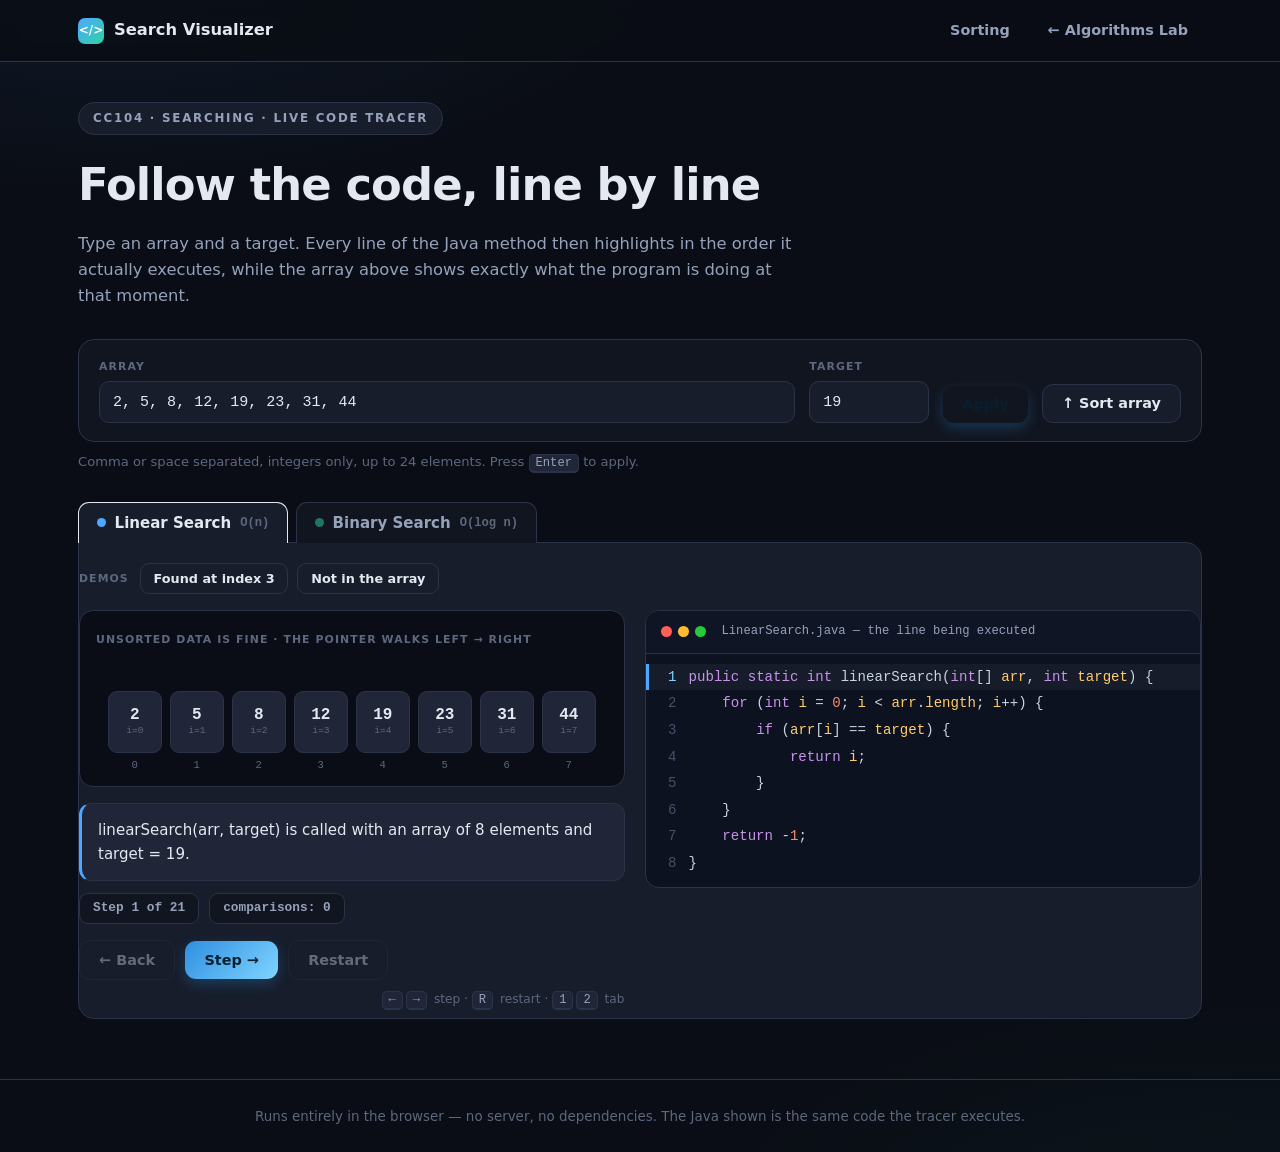
<file: index.html>
<!DOCTYPE html>
<html lang="en">
<head>
<meta charset="UTF-8">
<meta name="viewport" content="width=device-width, initial-scale=1.0">
<title>Search Visualizer — Linear &amp; Binary, line by line</title>
<link rel="stylesheet" href="styles.css">
</head>
<body>

<header class="site-head">
  <nav class="nav">
    <span class="brand"><span class="logo">&lt;/&gt;</span> Search Visualizer</span>
    <a class="navlink" href="sort.html">Sorting</a>
    <a class="navlink" href="../Searching/index.html">&larr; Algorithms Lab</a>
  </nav>
</header>

<main class="wrap">

  <section class="hero">
    <span class="eyebrow">CC104 &middot; Searching &middot; Live code tracer</span>
    <h1>Follow the code, line by line</h1>
    <p class="sub">Type an array and a target. Every line of the Java method then highlights in the order it
      actually executes, while the array above shows exactly what the program is doing at that moment.</p>
  </section>

  <!-- Shared data. Applies to whichever tab is open. -->
  <section class="settings" aria-label="Search data">
    <div class="fld grow">
      <label for="arrInput">Array</label>
      <input type="text" id="arrInput" value="2, 5, 8, 12, 19, 23, 31, 44" spellcheck="false" autocomplete="off"
             placeholder="2, 5, 8, 12, 19">
    </div>
    <div class="fld target">
      <label for="targetInput">Target</label>
      <input type="text" id="targetInput" value="19" spellcheck="false" autocomplete="off" placeholder="19">
    </div>
    <button class="btn primary" id="applyBtn">Apply</button>
    <button class="btn ghost" id="sortBtn" title="Sort the array ascending, then re-run">&uarr; Sort array</button>
  </section>
  <p class="err" id="errMsg" role="alert"></p>
  <p class="hint">Comma or space separated, integers only, up to 24 elements. Press <kbd>Enter</kbd> to apply.</p>

  <nav class="tabs" role="tablist" aria-label="Algorithm">
    <button class="tab active" id="tab-linear" role="tab" aria-selected="true" aria-controls="pane-linear" data-algo="linear">
      <span class="dot lin"></span>Linear Search <em>O(n)</em>
    </button>
    <button class="tab" id="tab-binary" role="tab" aria-selected="false" aria-controls="pane-binary" data-algo="binary">
      <span class="dot bin"></span>Binary Search <em>O(log n)</em>
    </button>
  </nav>

  <!-- ───────────────────────── Linear Search ───────────────────────── -->
  <section class="pane active" id="pane-linear" data-algo="linear" role="tabpanel" aria-labelledby="tab-linear">
    <div class="preset-row">
      <span class="lbl">Demos</span>
      <button class="btn ghost sm" data-preset="linear-found">Found at index 3</button>
      <button class="btn ghost sm" data-preset="linear-missing">Not in the array</button>
    </div>

    <div class="pane-body">
      <div class="left">
        <div class="stage">
          <span class="stage-label">Unsorted data is fine &middot; the pointer walks left &rarr; right</span>
          <div class="mk" data-role="markers"></div>
          <div class="cells" data-role="cells"></div>
          <div class="ix" data-role="indices"></div>
        </div>

        <div class="narration" data-role="narration"></div>

        <div class="progress">
          <span class="pill" data-role="stepcount">Step 0 of 0</span>
          <span class="pill" data-role="cmpcount">comparisons: 0</span>
        </div>

        <div class="controls">
          <button class="btn ghost" data-role="back">&larr; Back</button>
          <button class="btn primary" data-role="step">Step &rarr;</button>
          <button class="btn ghost" data-role="restart">Restart</button>
          <span class="keys"><kbd>&larr;</kbd><kbd>&rarr;</kbd> step &middot; <kbd>R</kbd> restart &middot; <kbd>1</kbd><kbd>2</kbd> tab</span>
        </div>
      </div>

      <div class="right">
        <div class="code">
          <div class="code-head">
            <span class="dots"><span></span><span></span><span></span></span>
            <span class="fname">LinearSearch.java &mdash; the line being executed</span>
          </div>
          <div class="code-body" data-role="code"></div>
        </div>
      </div>
    </div>
  </section>

  <!-- ───────────────────────── Binary Search ───────────────────────── -->
  <section class="pane" id="pane-binary" data-algo="binary" role="tabpanel" aria-labelledby="tab-binary" hidden>
    <div class="preset-row">
      <span class="lbl">Demos</span>
      <button class="btn ghost sm" data-preset="binary-found">Found at index 5</button>
      <button class="btn ghost sm" data-preset="binary-missing">Not in the array</button>
    </div>

    <div class="pane-body">
      <div class="left">
        <div class="stage">
          <span class="stage-label">Sorted data required &middot; the window <b>L</b>&hellip;<b>H</b> halves every step</span>
          <div class="mk" data-role="markers"></div>
          <div class="cells" data-role="cells"></div>
          <div class="ix" data-role="indices"></div>
        </div>

        <div class="narration" data-role="narration"></div>

        <div class="progress">
          <span class="pill" data-role="stepcount">Step 0 of 0</span>
          <span class="pill" data-role="cmpcount">comparisons: 0</span>
        </div>

        <div class="controls">
          <button class="btn ghost" data-role="back">&larr; Back</button>
          <button class="btn primary" data-role="step">Step &rarr;</button>
          <button class="btn ghost" data-role="restart">Restart</button>
          <span class="keys"><kbd>&larr;</kbd><kbd>&rarr;</kbd> step &middot; <kbd>R</kbd> restart &middot; <kbd>1</kbd><kbd>2</kbd> tab</span>
        </div>
      </div>

      <div class="right">
        <div class="code">
          <div class="code-head">
            <span class="dots"><span></span><span></span><span></span></span>
            <span class="fname">BinarySearch.java &mdash; the line being executed</span>
          </div>
          <div class="code-body" data-role="code"></div>
        </div>
      </div>
    </div>
  </section>

</main>

<footer>
  Runs entirely in the browser &mdash; no server, no dependencies. The Java shown is the same code the tracer executes.
</footer>

<script src="app.js"></script>
</body>
</html>
</file>
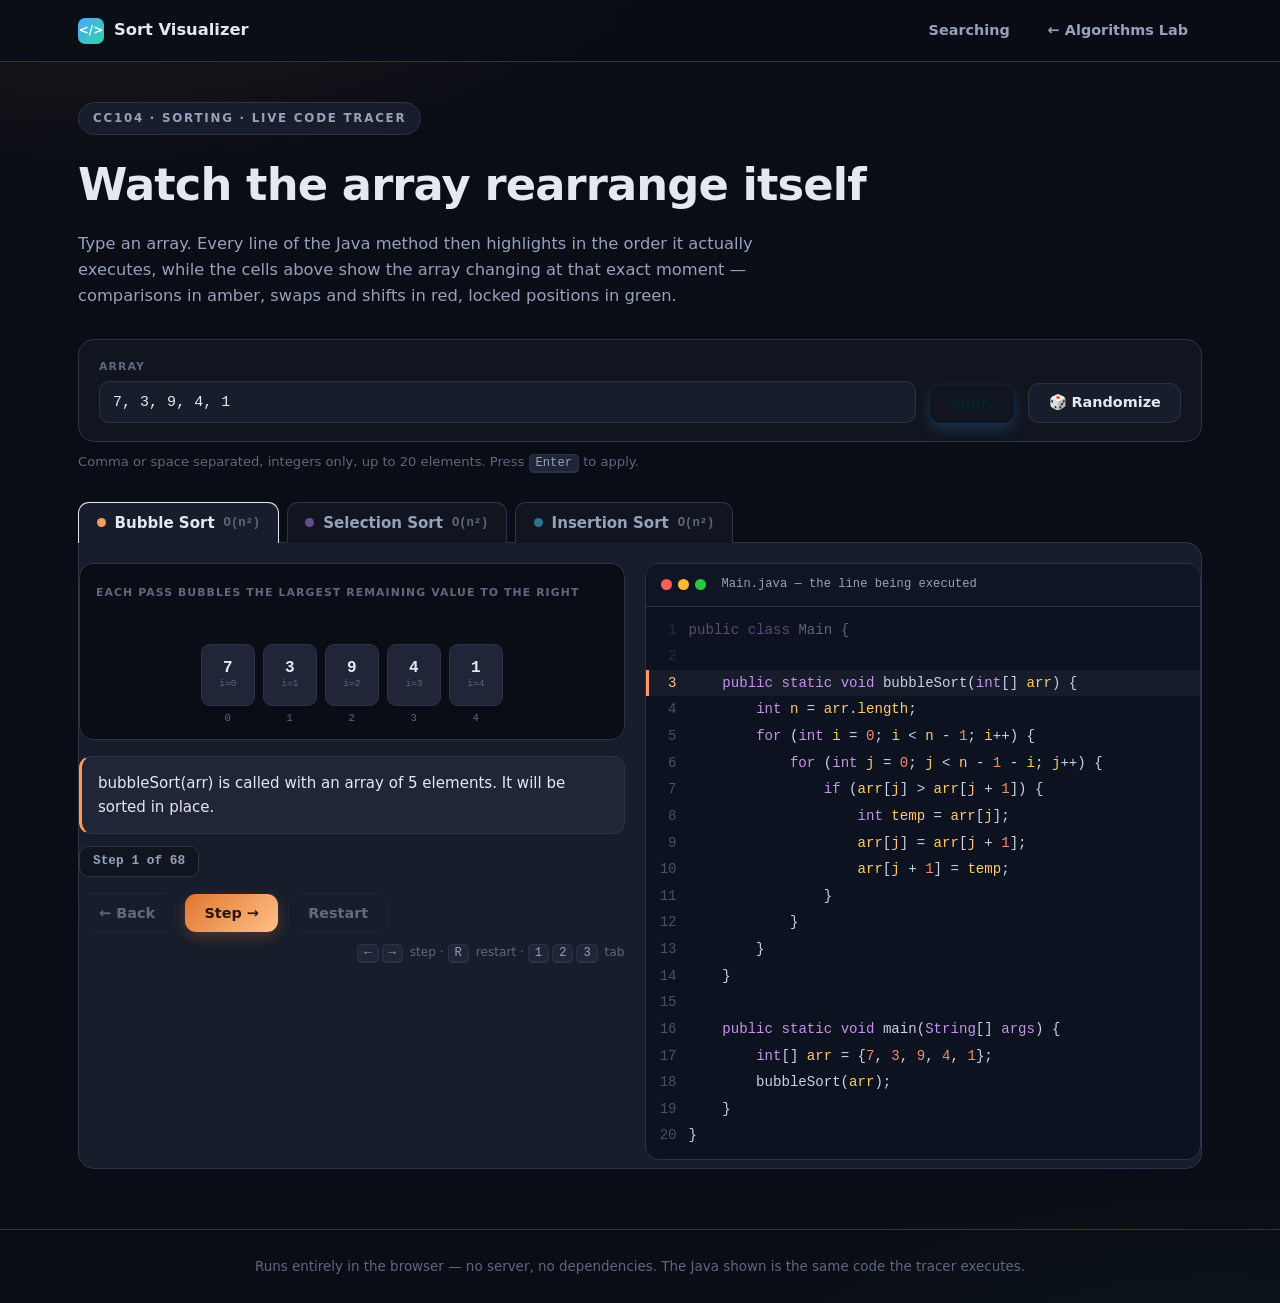
<file: sort.html>
<!DOCTYPE html>
<html lang="en">
<head>
<meta charset="UTF-8">
<meta name="viewport" content="width=device-width, initial-scale=1.0">
<title>Sort Visualizer — Bubble, Selection &amp; Insertion, line by line</title>
<link rel="stylesheet" href="styles.css">
</head>
<body>

<header class="site-head">
  <nav class="nav">
    <span class="brand"><span class="logo">&lt;/&gt;</span> Sort Visualizer</span>
    <a class="navlink" href="index.html">Searching</a>
    <a class="navlink" href="../Searching/index.html">&larr; Algorithms Lab</a>
  </nav>
</header>

<main class="wrap">

  <section class="hero">
    <span class="eyebrow">CC104 &middot; Sorting &middot; Live code tracer</span>
    <h1>Watch the array rearrange itself</h1>
    <p class="sub">Type an array. Every line of the Java method then highlights in the order it actually
      executes, while the cells above show the array changing at that exact moment — comparisons in amber,
      swaps and shifts in red, locked positions in green.</p>
  </section>

  <!-- Shared data. Applies to whichever tab is open. -->
  <section class="settings" aria-label="Array to sort">
    <div class="fld grow">
      <label for="arrInput">Array</label>
      <input type="text" id="arrInput" value="7, 3, 9, 4, 1" spellcheck="false" autocomplete="off"
             placeholder="7, 3, 9, 4, 1">
    </div>
    <button class="btn primary" id="applyBtn">Apply</button>
    <button class="btn ghost" id="randomBtn" title="Fill in a random array of the same length">&#127922; Randomize</button>
  </section>
  <p class="err" id="errMsg" role="alert"></p>
  <p class="hint">Comma or space separated, integers only, up to 20 elements. Press <kbd>Enter</kbd> to apply.</p>

  <nav class="tabs" role="tablist" aria-label="Algorithm">
    <button class="tab active" id="tab-bubble" role="tab" aria-selected="true" aria-controls="pane-bubble" data-algo="bubble">
      <span class="dot bub"></span>Bubble Sort <em>O(n&sup2;)</em>
    </button>
    <button class="tab" id="tab-selection" role="tab" aria-selected="false" aria-controls="pane-selection" data-algo="selection">
      <span class="dot sel"></span>Selection Sort <em>O(n&sup2;)</em>
    </button>
    <button class="tab" id="tab-insertion" role="tab" aria-selected="false" aria-controls="pane-insertion" data-algo="insertion">
      <span class="dot ins"></span>Insertion Sort <em>O(n&sup2;)</em>
    </button>
  </nav>

  <!-- ───────────────────────── Bubble Sort ───────────────────────── -->
  <section class="pane active" id="pane-bubble" data-algo="bubble" role="tabpanel" aria-labelledby="tab-bubble">
    <div class="pane-body">
      <div class="left">
        <div class="stage">
          <span class="stage-label">Each pass bubbles the largest remaining value to the right</span>
          <div class="mk" data-role="markers"></div>
          <div class="cells" data-role="cells"></div>
          <div class="ix" data-role="indices"></div>
        </div>

        <div class="narration" data-role="narration">
          <span class="narr-text" data-role="narrtext"></span>
          <span class="var-chip" data-role="varchip" hidden></span>
        </div>

        <div class="progress">
          <span class="pill" data-role="stepcount">Step 0 of 0</span>
        </div>

        <div class="controls">
          <button class="btn ghost" data-role="back">&larr; Back</button>
          <button class="btn primary" data-role="step">Step &rarr;</button>
          <button class="btn ghost" data-role="restart">Restart</button>
          <span class="keys"><kbd>&larr;</kbd><kbd>&rarr;</kbd> step &middot; <kbd>R</kbd> restart &middot; <kbd>1</kbd><kbd>2</kbd><kbd>3</kbd> tab</span>
        </div>
      </div>

      <div class="right">
        <div class="code">
          <div class="code-head">
            <span class="dots"><span></span><span></span><span></span></span>
            <span class="fname">Main.java &mdash; the line being executed</span>
          </div>
          <div class="code-body" data-role="code"></div>
        </div>
      </div>
    </div>
  </section>

  <!-- ───────────────────────── Selection Sort ───────────────────────── -->
  <section class="pane" id="pane-selection" data-algo="selection" role="tabpanel" aria-labelledby="tab-selection" hidden>
    <div class="pane-body">
      <div class="left">
        <div class="stage">
          <span class="stage-label">Each pass finds the smallest remaining value and moves it left</span>
          <div class="mk" data-role="markers"></div>
          <div class="cells" data-role="cells"></div>
          <div class="ix" data-role="indices"></div>
        </div>

        <div class="narration" data-role="narration">
          <span class="narr-text" data-role="narrtext"></span>
          <span class="var-chip" data-role="varchip" hidden></span>
        </div>

        <div class="progress">
          <span class="pill" data-role="stepcount">Step 0 of 0</span>
        </div>

        <div class="controls">
          <button class="btn ghost" data-role="back">&larr; Back</button>
          <button class="btn primary" data-role="step">Step &rarr;</button>
          <button class="btn ghost" data-role="restart">Restart</button>
          <span class="keys"><kbd>&larr;</kbd><kbd>&rarr;</kbd> step &middot; <kbd>R</kbd> restart &middot; <kbd>1</kbd><kbd>2</kbd><kbd>3</kbd> tab</span>
        </div>
      </div>

      <div class="right">
        <div class="code">
          <div class="code-head">
            <span class="dots"><span></span><span></span><span></span></span>
            <span class="fname">Main.java &mdash; the line being executed</span>
          </div>
          <div class="code-body" data-role="code"></div>
        </div>
      </div>
    </div>
  </section>

  <!-- ───────────────────────── Insertion Sort ───────────────────────── -->
  <section class="pane" id="pane-insertion" data-algo="insertion" role="tabpanel" aria-labelledby="tab-insertion" hidden>
    <div class="pane-body">
      <div class="left">
        <div class="stage">
          <span class="stage-label">Each new value slides left into the sorted prefix</span>
          <div class="mk" data-role="markers"></div>
          <div class="cells" data-role="cells"></div>
          <div class="ix" data-role="indices"></div>
        </div>

        <div class="narration" data-role="narration">
          <span class="narr-text" data-role="narrtext"></span>
          <span class="var-chip" data-role="varchip" hidden></span>
        </div>

        <div class="progress">
          <span class="pill" data-role="stepcount">Step 0 of 0</span>
        </div>

        <div class="controls">
          <button class="btn ghost" data-role="back">&larr; Back</button>
          <button class="btn primary" data-role="step">Step &rarr;</button>
          <button class="btn ghost" data-role="restart">Restart</button>
          <span class="keys"><kbd>&larr;</kbd><kbd>&rarr;</kbd> step &middot; <kbd>R</kbd> restart &middot; <kbd>1</kbd><kbd>2</kbd><kbd>3</kbd> tab</span>
        </div>
      </div>

      <div class="right">
        <div class="code">
          <div class="code-head">
            <span class="dots"><span></span><span></span><span></span></span>
            <span class="fname">Main.java &mdash; the line being executed</span>
          </div>
          <div class="code-body" data-role="code"></div>
        </div>
      </div>
    </div>
  </section>

</main>

<footer>
  Runs entirely in the browser &mdash; no server, no dependencies. The Java shown is the same code the tracer executes.
</footer>

<script src="sort.js"></script>
</body>
</html>
</file>
<file: styles.css>
/* ============================================================
   Search Visualizer — Linear & Binary, line by line
   Tokens are ported from ../Searching/*.html so this page reads
   as part of the same Algorithms Lab family.
   ============================================================ */

:root{
  --bg:#0a0d15;--surface:#11151f;--surface2:#171d2b;--surface3:#202637;--border:#2b3348;
  --text:#e4e8f1;--muted:#95a2bb;--dim:#5d677e;
  --lin:#4ea8ff;--lin2:#7fd4ff;--lin-soft:rgba(78,168,255,.14);
  --bin:#2fd3a4;--bin2:#3fd69b;--bin-soft:rgba(47,211,164,.14);
  --bub:#ff9a5e;--bub2:#ffc08a;--bub-soft:rgba(255,154,94,.16);
  --sel:#b388ff;--sel2:#d0b3ff;--sel-soft:rgba(179,136,255,.16);
  --ins:#4ecbff;--ins2:#8fe0ff;--ins-soft:rgba(78,203,255,.16);
  --good:#3fd68a;--good-soft:rgba(63,214,138,.18);
  --danger:#ff5d6c;--warn:#ffb15e;
  --amber:#ffb15e;--pink:#ff7b8c;

  --cell-w:54px;--gap:8px;
}

*{box-sizing:border-box;margin:0;padding:0}
html{scroll-behavior:smooth}
body{
  background:
    radial-gradient(1000px 480px at 8% -8%, var(--pane-accent-soft, rgba(78,168,255,.10)), transparent 60%),
    radial-gradient(900px 460px at 95% 110%, rgba(47,211,164,.05), transparent 60%),
    var(--bg);
  color:var(--text);
  font-family:system-ui,-apple-system,'Segoe UI',Roboto,Helvetica,Arial,sans-serif;
  line-height:1.6;-webkit-font-smoothing:antialiased;min-height:100vh;
}
::selection{background:rgba(78,168,255,.32)}
a{color:var(--lin2);text-decoration:none}
a:hover{text-decoration:underline}
code,.mono,kbd{font-family:ui-monospace,Consolas,'Cascadia Mono',monospace}

/* Per-pane accent */
.pane[data-algo="linear"]{--acc:var(--lin);--acc2:var(--lin2);--acc-soft:var(--lin-soft);--pane-accent-soft:rgba(78,168,255,.10)}
.pane[data-algo="binary"]{--acc:var(--bin);--acc2:var(--bin2);--acc-soft:var(--bin-soft);--pane-accent-soft:rgba(47,211,164,.10)}
.pane[data-algo="bubble"]{--acc:var(--bub);--acc2:var(--bub2);--acc-soft:var(--bub-soft);--pane-accent-soft:rgba(255,154,94,.10)}
.pane[data-algo="selection"]{--acc:var(--sel);--acc2:var(--sel2);--acc-soft:var(--sel-soft);--pane-accent-soft:rgba(179,136,255,.10)}
.pane[data-algo="insertion"]{--acc:var(--ins);--acc2:var(--ins2);--acc-soft:var(--ins-soft);--pane-accent-soft:rgba(78,203,255,.10)}

/* ---------- header ---------- */
.site-head{position:sticky;top:0;z-index:60;background:rgba(10,13,21,.85);backdrop-filter:blur(10px);border-bottom:1px solid var(--border)}
.nav{max-width:1180px;margin:0 auto;display:flex;align-items:center;gap:10px;padding:11px clamp(16px,4vw,28px)}
.brand{display:flex;align-items:center;gap:10px;font-weight:800;font-size:1.02rem;margin-right:auto}
.brand .logo{width:26px;height:26px;border-radius:7px;background:linear-gradient(135deg,var(--lin),var(--bin));display:flex;align-items:center;justify-content:center;font-size:12px;font-weight:800;color:#fff}
.navlink{color:var(--muted);font-weight:600;font-size:.9rem;padding:7px 13px;border-radius:9px;border:1px solid transparent}
.navlink:hover{color:var(--text);background:var(--surface2);text-decoration:none}

.wrap{max-width:1180px;margin:0 auto;padding:0 clamp(16px,4vw,28px)}

.hero{padding:40px 0 4px}
.hero .eyebrow{display:inline-block;font-size:.74rem;font-weight:800;letter-spacing:.15em;text-transform:uppercase;color:var(--muted);border:1px solid var(--border);background:var(--surface2);border-radius:999px;padding:6px 14px}
.hero h1{font-size:clamp(1.9rem,4.5vw,2.8rem);font-weight:900;letter-spacing:-.02em;margin-top:14px}
.hero .sub{color:var(--muted);font-size:1.02rem;margin-top:10px;max-width:720px}

/* ---------- settings ---------- */
.settings{display:flex;gap:14px;flex-wrap:wrap;align-items:flex-end;margin-top:26px;padding:18px 20px;background:var(--surface);border:1px solid var(--border);border-radius:16px}
.fld{display:flex;flex-direction:column;gap:6px}
.fld.grow{flex:1 1 340px;min-width:0}
.fld.target{flex:0 0 120px}
.fld label{font-size:.68rem;font-weight:800;letter-spacing:.1em;text-transform:uppercase;color:var(--dim)}
.fld input{background:var(--surface2);border:1px solid var(--border);color:var(--text);border-radius:10px;padding:11px 13px;font-family:ui-monospace,Consolas,monospace;font-size:.94rem;outline:none;transition:border-color .15s,box-shadow .15s;width:100%}
.fld input:focus{border-color:var(--lin);box-shadow:0 0 0 3px rgba(78,168,255,.13)}
.fld.target input:focus{border-color:var(--bin);box-shadow:0 0 0 3px rgba(47,211,164,.13)}

.err{margin-top:12px;padding:11px 14px;border-radius:10px;background:rgba(255,93,108,.09);border:1px solid rgba(255,93,108,.34);color:#ff9aa4;font-size:.88rem;display:none}
.err.show{display:block}
.hint{margin-top:9px;color:var(--dim);font-size:.82rem}
kbd{background:var(--surface3);border:1px solid var(--border);border-bottom-width:2px;border-radius:5px;padding:1px 6px;font-size:.76rem;color:var(--muted)}

/* ---------- buttons ---------- */
.btn{border:0;cursor:pointer;font-family:inherit;font-weight:700;font-size:.9rem;padding:.68rem 1.2rem;border-radius:11px;transition:transform .15s,box-shadow .15s,filter .15s;display:inline-flex;align-items:center;gap:8px;white-space:nowrap}
.btn:active{transform:translateY(1px)}
.btn.primary{background:linear-gradient(135deg,#2f8fe0,var(--acc2));color:#06202e;box-shadow:0 5px 14px rgba(47,143,224,.28)}
.pane[data-algo="binary"] .btn.primary{color:#04261c;box-shadow:0 5px 14px rgba(23,185,139,.28)}
.pane[data-algo="bubble"] .btn.primary{background:linear-gradient(135deg,#e0762f,var(--bub2));color:#2a1405;box-shadow:0 5px 14px rgba(224,118,47,.28)}
.pane[data-algo="selection"] .btn.primary{background:linear-gradient(135deg,#7c4fd6,var(--sel2));color:#170a2c;box-shadow:0 5px 14px rgba(124,79,214,.28)}
.pane[data-algo="insertion"] .btn.primary{background:linear-gradient(135deg,#2f9fe0,var(--ins2));color:#06202e;box-shadow:0 5px 14px rgba(47,159,224,.28)}
.btn.ghost{background:var(--surface2);border:1px solid var(--border);color:var(--text)}
.btn.ghost:hover{border-color:var(--acc);color:var(--acc2)}
.btn.sm{padding:.44rem .8rem;font-size:.8rem;border-radius:9px}
.btn:disabled{opacity:.38;cursor:not-allowed;transform:none}

/* ---------- tabs ---------- */
.tabs{display:flex;gap:8px;margin:28px 0 0;flex-wrap:wrap}
.tab{display:inline-flex;align-items:center;gap:9px;cursor:pointer;font-family:inherit;font-weight:700;font-size:.94rem;padding:.7rem 1.1rem;border-radius:11px 11px 0 0;background:var(--surface);border:1px solid var(--border);border-bottom:none;color:var(--muted);transition:color .15s,background .15s}
.tab:hover{color:var(--text)}
.tab.active{background:var(--surface2);color:var(--text);border-color:var(--acc)}
.tab .dot{width:9px;height:9px;border-radius:50%;background:currentColor;opacity:.5}
.tab.active .dot{opacity:1}
.tab .dot.lin{color:var(--lin)}
.tab .dot.bin{color:var(--bin)}
.tab .dot.bub{color:var(--bub)}
.tab .dot.sel{color:var(--sel)}
.tab .dot.ins{color:var(--ins)}
.tab em{font-style:normal;font-size:.76rem;color:var(--dim);font-weight:700;font-family:ui-monospace,Consolas,monospace}

/* ---------- pane ---------- */
.pane{margin-top:-1px;padding:20px 0 8px;background:var(--surface2);border:1px solid var(--border);border-radius:0 16px 16px 16px}
.pane.hidden{display:none}

.preset-row{display:flex;align-items:center;gap:9px;flex-wrap:wrap;margin-bottom:16px}
.preset-row .lbl{font-size:.68rem;font-weight:800;letter-spacing:.1em;text-transform:uppercase;color:var(--dim);margin-right:2px}

.pane-body{display:grid;grid-template-columns:minmax(0,1fr) minmax(0,1.02fr);gap:20px;align-items:start}
@media(max-width:920px){.pane-body{grid-template-columns:1fr}}

/* ---------- array stage ---------- */
.stage{padding:20px 16px 16px;background:var(--bg);border:1px solid var(--border);border-radius:14px;overflow-x:auto}
.stage-label{display:block;font-size:.68rem;font-weight:800;letter-spacing:.1em;text-transform:uppercase;color:var(--dim);margin-bottom:18px}
.stage-label b{color:var(--acc2)}
.mk,.cells,.ix{display:flex;gap:var(--gap);width:max-content;margin:0 auto}
.mk{height:18px;margin-bottom:6px}
.ix{margin-top:7px}
.mk .slot,.ix span{width:var(--cell-w);flex:0 0 var(--cell-w)}
.mk .slot{display:flex;align-items:center;justify-content:center;gap:4px}
.mk .slot b{font:800 .68rem/1 ui-monospace,Consolas,monospace;letter-spacing:.04em}
.mk .m-i,.mk .m-l{color:var(--acc2)}
.mk .m-m{color:var(--amber)}
.mk .m-h{color:var(--pink)}
.mk .m-j{color:var(--acc2)}
.mk .m-j2{color:var(--amber)}
.mk .m-min{color:var(--amber)}
.mk .m-key{color:var(--pink)}
.ix span{display:block;text-align:center;font:.66rem/1 ui-monospace,Consolas,monospace;color:var(--dim)}

.cell{width:var(--cell-w);flex:0 0 var(--cell-w);height:62px;display:flex;flex-direction:column;align-items:center;justify-content:center;gap:3px;
  background:var(--surface3);border:1.5px solid var(--border);border-radius:9px;transition:background .18s,border-color .18s,opacity .18s,transform .18s}
.cell b{font:700 1rem/1 ui-monospace,Consolas,monospace}
.cell small{font:.6rem/1 ui-monospace,Consolas,monospace;color:var(--dim)}
.cell.cur{border-color:var(--acc);background:var(--acc-soft);box-shadow:0 0 0 3px rgba(255,255,255,.05) inset;transform:translateY(-3px)}
.cell.cur b{color:var(--acc2)}
.cell.elim{opacity:.3;border-color:var(--border)}
.cell.found{border-color:var(--good);background:var(--good-soft);box-shadow:0 0 0 3px rgba(63,214,138,.12) inset}
.cell.found b{color:#b7f3d8}
.cell.sorted{border-color:var(--good);background:var(--good-soft)}
.cell.sorted b{color:#b7f3d8}
.cell.region{border-color:rgba(78,168,255,.34);background:rgba(78,168,255,.07)}
.cell.region b{color:#cde8ff}
.cell.compare{border-color:var(--amber);background:rgba(255,177,94,.16);box-shadow:0 0 0 3px rgba(255,177,94,.12) inset;transform:translateY(-3px)}
.cell.compare b{color:#ffd39a}
.cell.swap{border-color:var(--danger);background:rgba(255,93,108,.16);box-shadow:0 0 0 3px rgba(255,93,108,.12) inset;transform:translateY(-3px)}
.cell.swap b{color:#ffb0b8}
.cell.min{border-color:var(--amber);background:rgba(255,177,94,.10)}
.cell.min b{color:#ffd39a}

/* ---------- narration + progress ---------- */
.narration{margin-top:16px;padding:14px 16px;min-height:66px;display:flex;align-items:center;gap:12px;
  background:var(--surface3);border:1px solid var(--border);border-left:3px solid var(--acc);border-radius:12px;
  font-size:.94rem;color:var(--text)}
.narration .narr-text{flex:1 1 auto;min-width:0}
.var-chip{flex:0 0 auto;align-self:center;font:800 .82rem/1 ui-monospace,Consolas,monospace;
  background:rgba(255,123,140,.14);border:1px solid rgba(255,123,140,.5);color:#ffb0b8;
  border-radius:999px;padding:8px 14px}
.var-chip[hidden]{display:none}
.progress{display:flex;gap:10px;flex-wrap:wrap;margin-top:12px}
.pill{font:700 .8rem/1 ui-monospace,Consolas,monospace;color:var(--muted);background:var(--surface);border:1px solid var(--border);border-radius:9px;padding:8px 13px}

.controls{display:flex;gap:10px;flex-wrap:wrap;align-items:center;margin-top:16px}
.keys{margin-left:auto;font-size:.76rem;color:var(--dim)}
.keys kbd{margin-right:3px}

/* ---------- code panel ---------- */
.code{background:#0d1220;border:1px solid var(--border);border-radius:14px;overflow:hidden;position:sticky;top:74px}
.code-head{display:flex;align-items:center;gap:4px;padding:11px 15px;border-bottom:1px solid var(--border);background:#0f1524}
.code-head .dots{display:flex;gap:6px;margin-right:12px}
.code-head .dots span{width:11px;height:11px;border-radius:50%;display:inline-block}
.code-head .dots span:nth-child(1){background:#ff5f56}
.code-head .dots span:nth-child(2){background:#ffbd2e}
.code-head .dots span:nth-child(3){background:#27c93f}
.code-head .fname{font-family:ui-monospace,Consolas,monospace;font-size:.76rem;color:var(--muted)}
.code-body{padding:10px 0}

.code-line{display:grid;grid-template-columns:40px 1fr;font:400 .88rem/1.75 ui-monospace,Consolas,monospace;
  padding:1px 14px 1px 0;border-left:3px solid transparent;color:#c9d3e3;transition:background .18s,border-color .18s}
.code-line .ln{color:#45506a;text-align:right;padding-right:12px;user-select:none}
.code-line .src{white-space:pre;overflow-x:auto}
.code-line.blank .src{color:#45506a}
.code-line.active{background:rgba(255,255,255,.045);border-left-color:var(--acc)}
.code-line.active .ln{color:var(--acc2)}
.code-line.seen{opacity:.42}
.code-line.seen.active{opacity:1}

.c{color:#7f8ea3;font-style:italic}
.k{color:#c792ea}
.v{color:#ffcb6b}
.n{color:#f78c6c}
.s{color:#c3e88d}

footer{border-top:1px solid var(--border);padding:26px clamp(16px,4vw,28px);color:var(--dim);font-size:.84rem;text-align:center;margin-top:60px}

@media(prefers-reduced-motion:reduce){*,*::before,*::after{animation:none!important;transition:none!important}}
</file>
